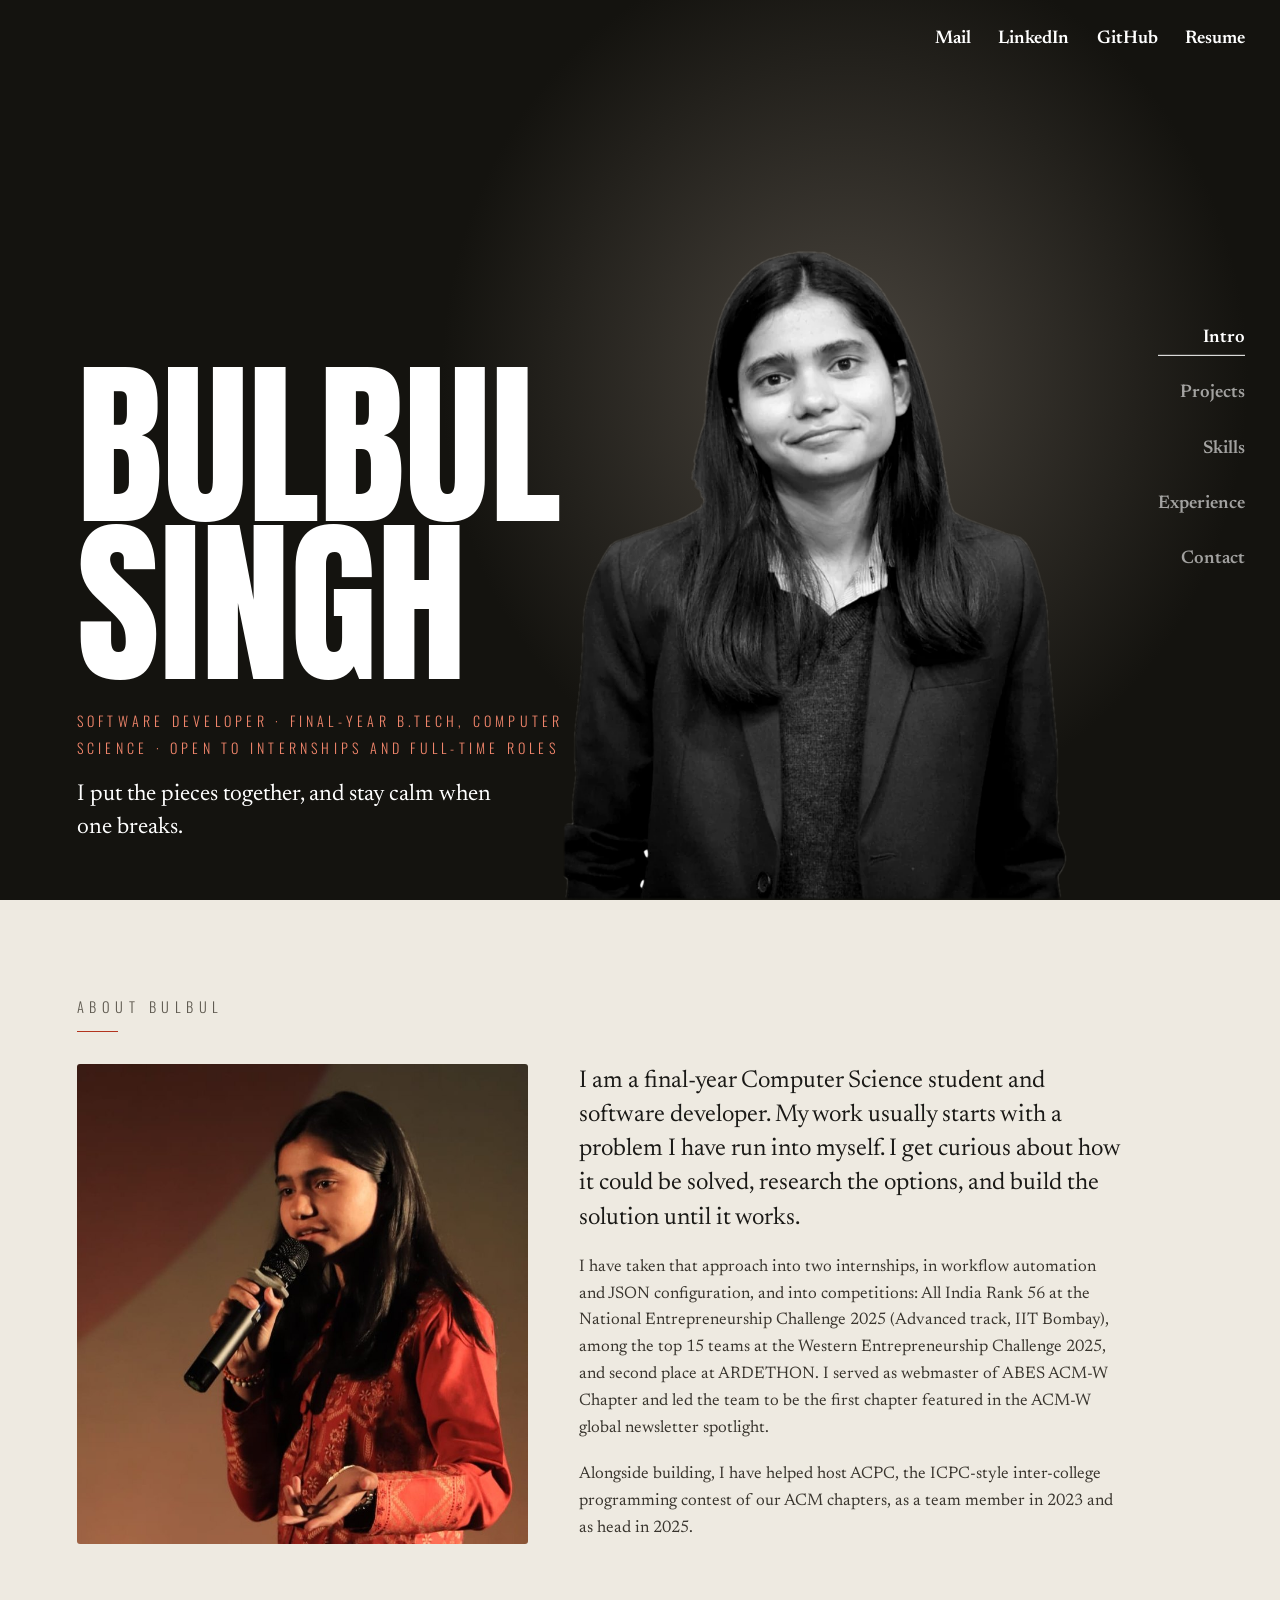
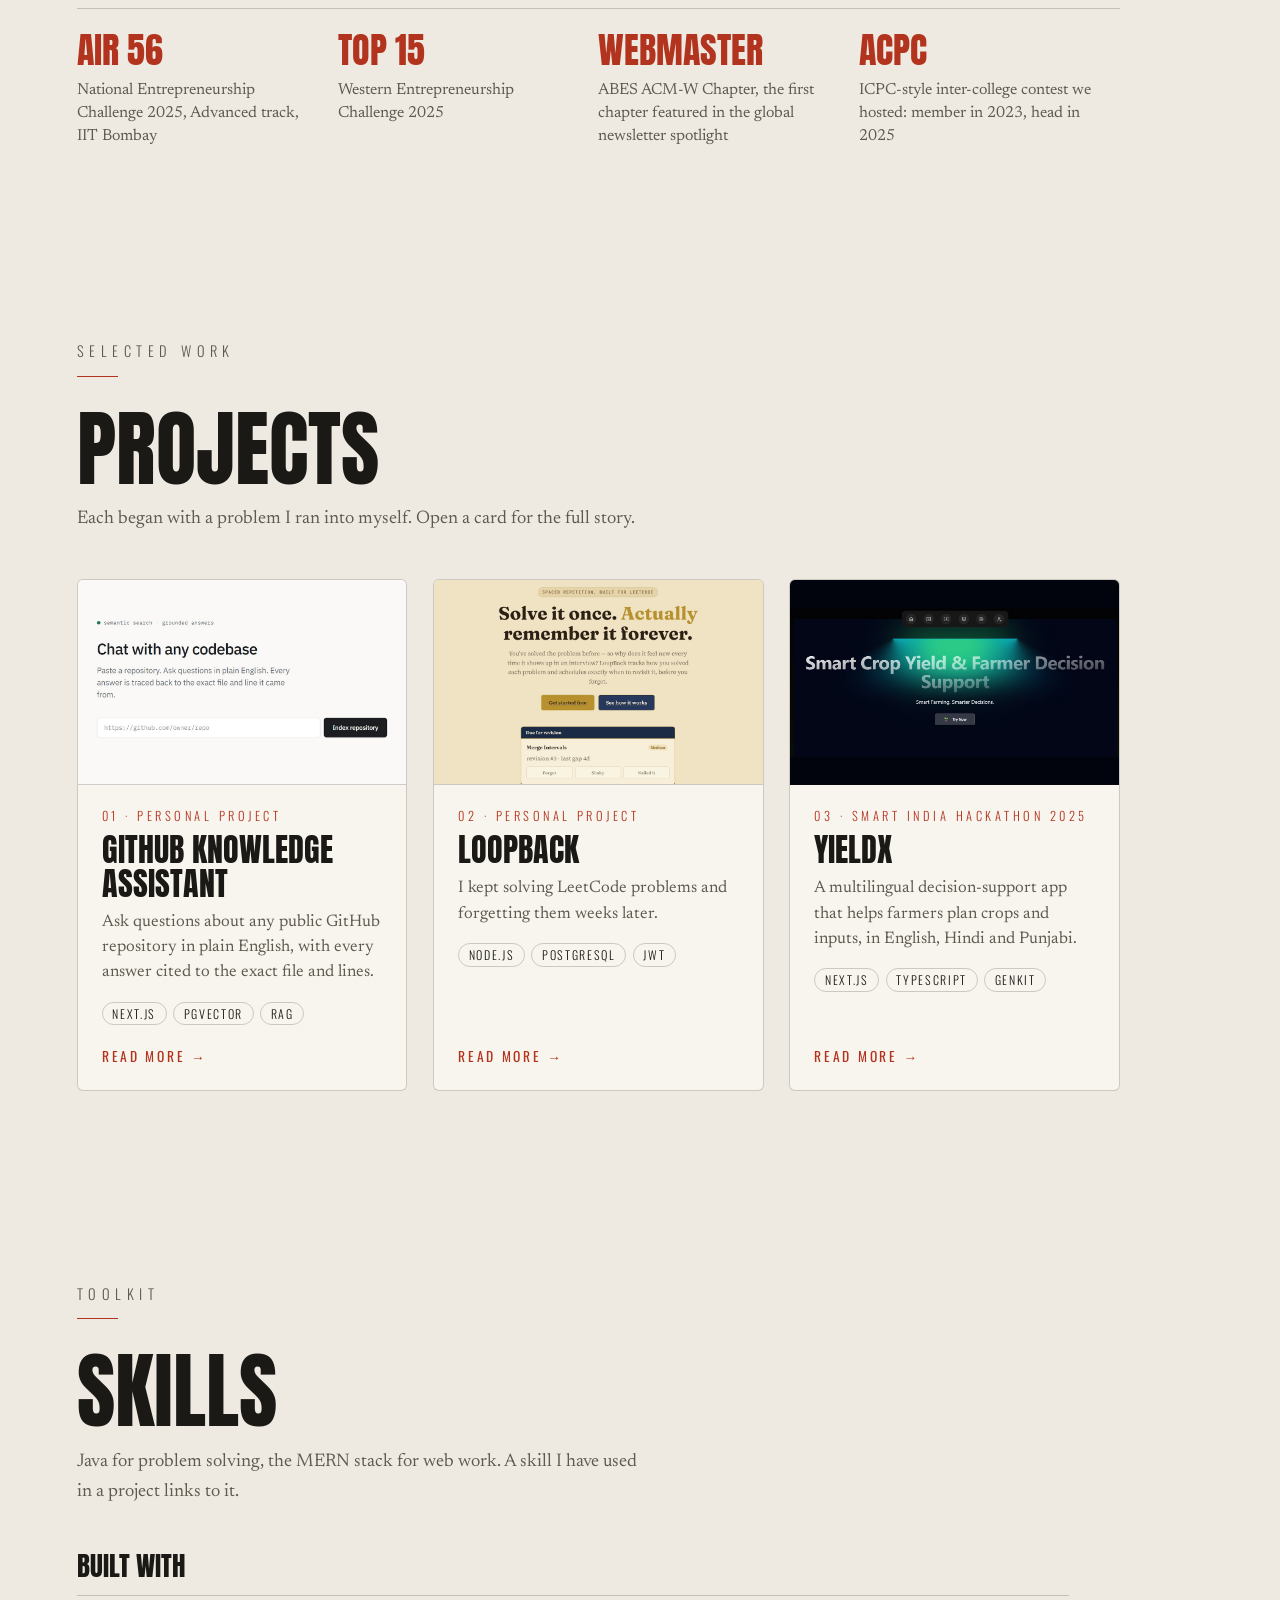
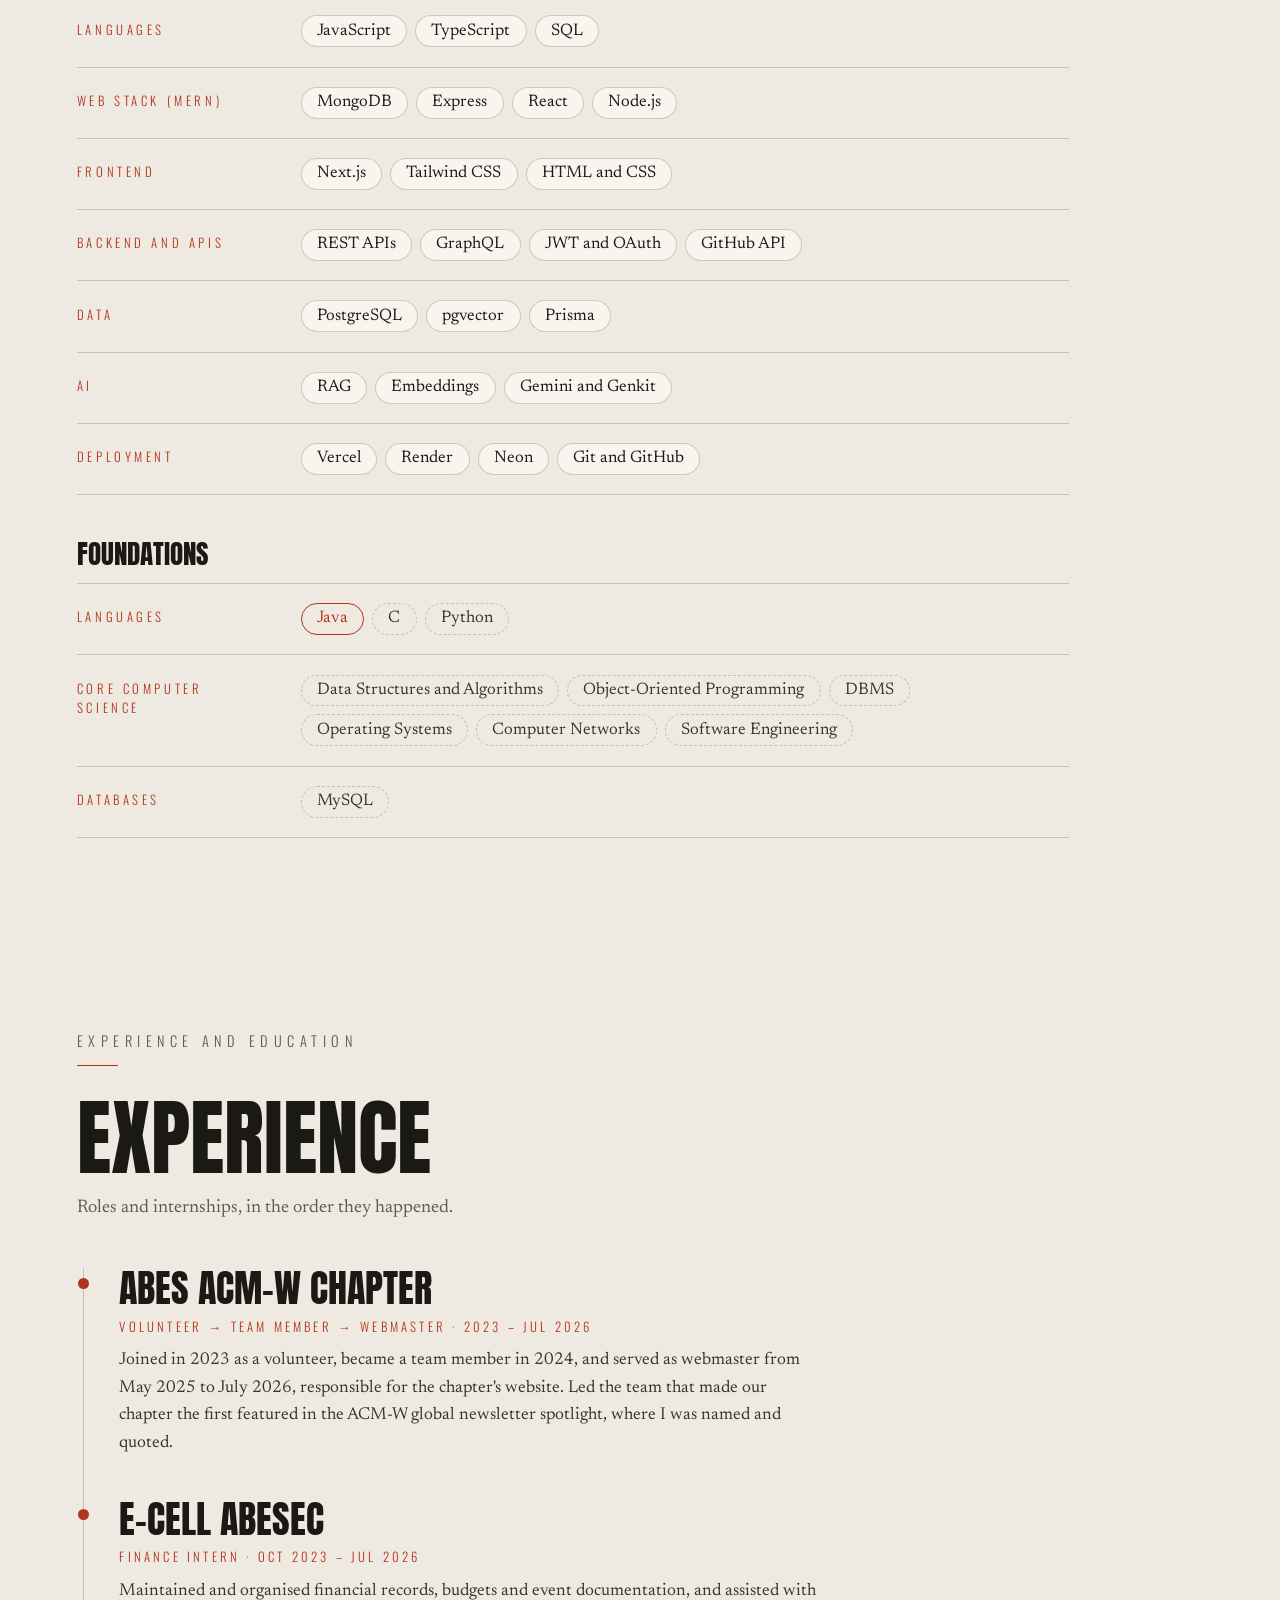
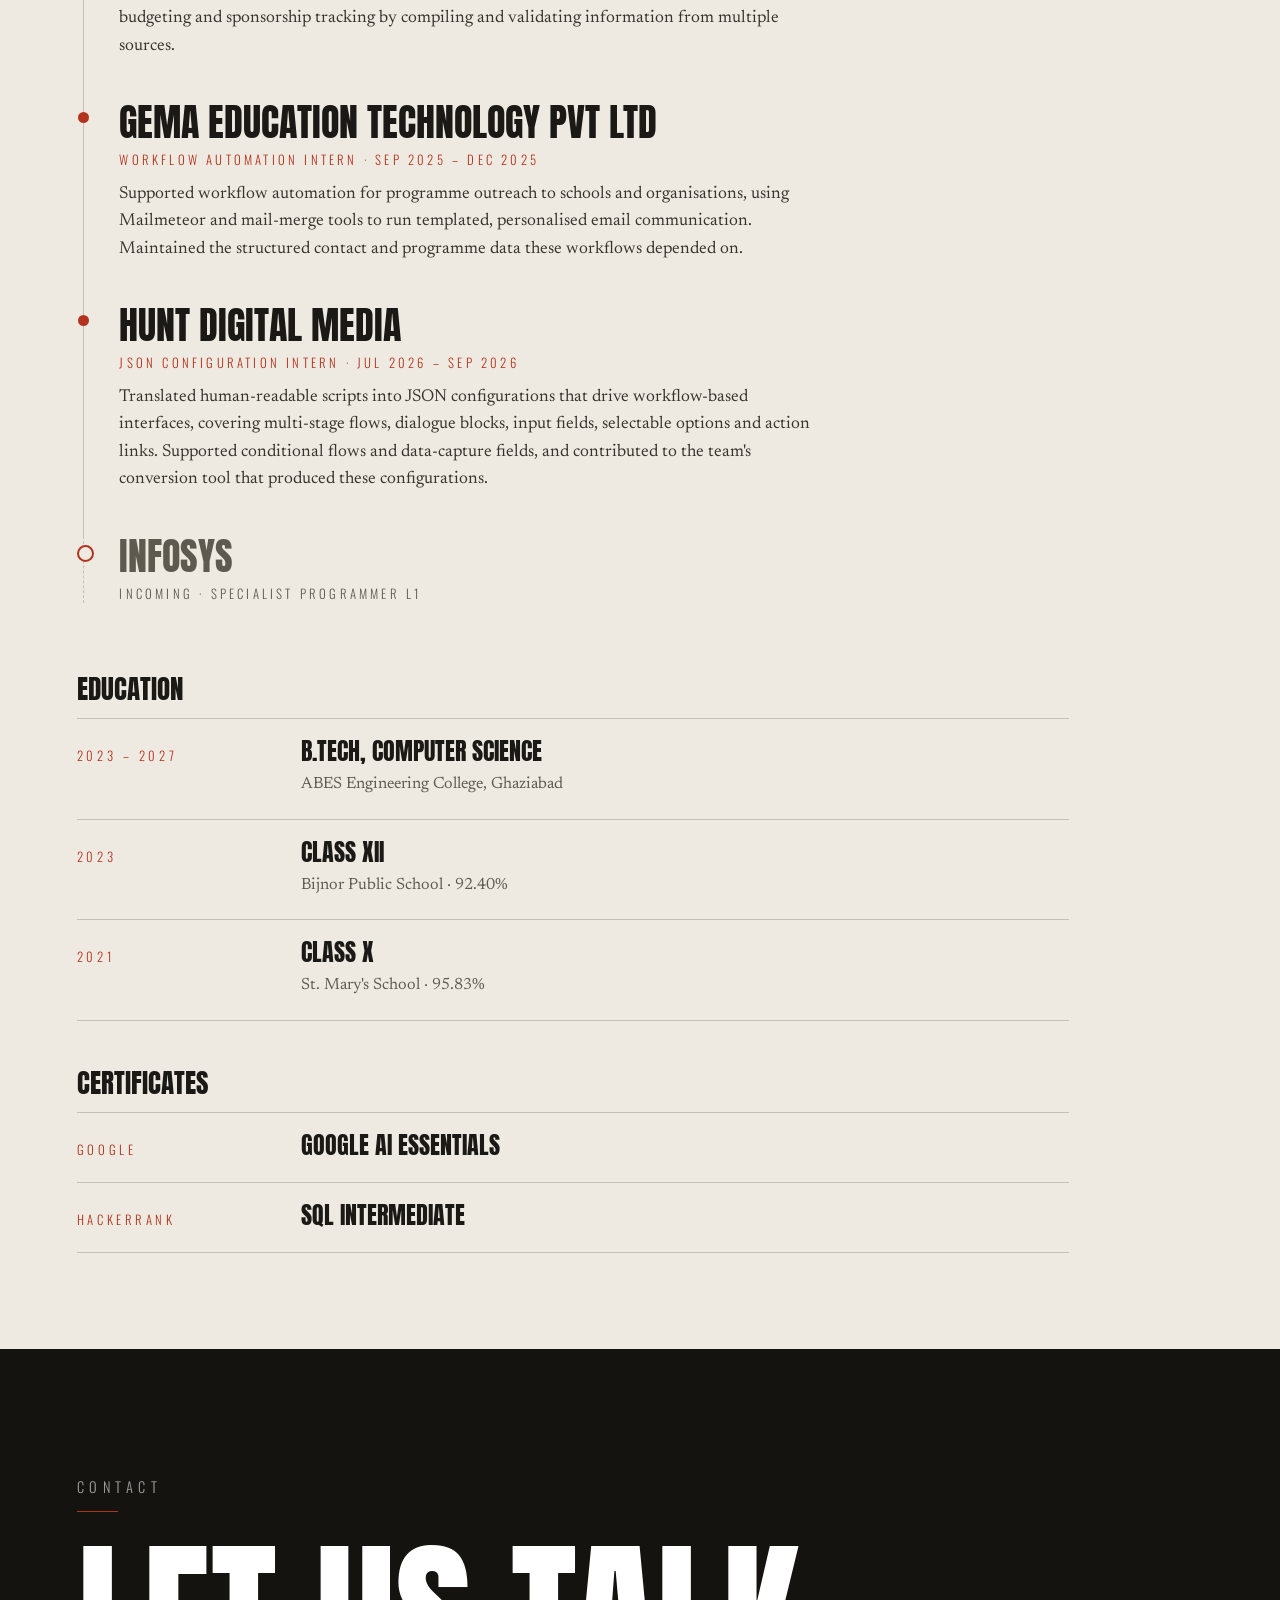
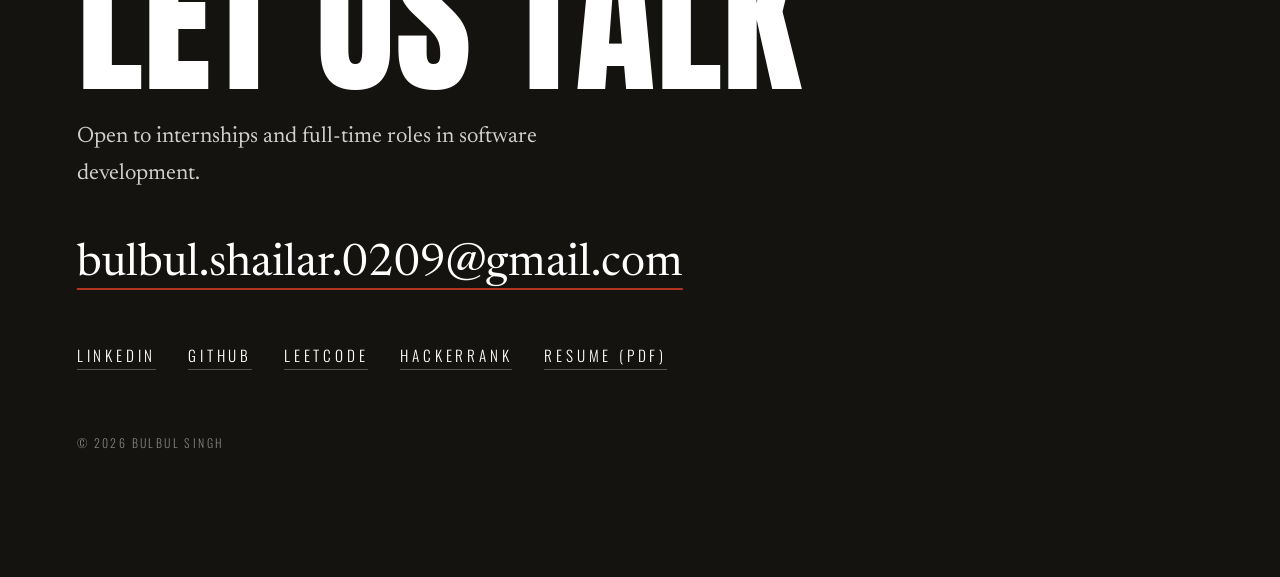
<file: index.html>
<!doctype html><html lang="en"><head><meta charset="utf-8"><meta name="viewport" content="width=device-width, initial-scale=1, viewport-fit=cover"><title>Bulbul Singh · Software developer</title>
<meta name="description" content="Final-year Computer Science student and software developer. RAG, full-stack web and AI projects, internships and competition results. Open to internships and full-time roles."><link rel="canonical" href="https://bulbulsingh.vercel.app/"><meta name="theme-color" content="#14130F"><link rel="icon" href="/favicon.svg" type="image/svg+xml">
<meta property="og:type" content="website"><meta property="og:title" content="Bulbul Singh · Software developer"><meta property="og:description" content="Final-year Computer Science student and software developer. RAG, full-stack web and AI projects, internships and competition results. Open to internships and full-time roles."><meta property="og:url" content="https://bulbulsingh.vercel.app/"><meta property="og:image" content="https://bulbulsingh.vercel.app/og-image.png"><meta name="twitter:card" content="summary_large_image">
<link rel="preconnect" href="https://fonts.googleapis.com"><link rel="preconnect" href="https://fonts.gstatic.com" crossorigin><link href="https://fonts.googleapis.com/css2?family=Anton&family=Oswald:wght@300;400&family=Newsreader:ital,opsz,wght@0,6..72,400;0,6..72,600;1,6..72,400&display=swap" rel="stylesheet"><link rel="stylesheet" href="/styles.css"><script type="application/ld+json">{"@context": "https://schema.org", "@type": "Person", "name": "Bulbul Singh", "jobTitle": "Software developer", "url": "https://bulbulsingh.vercel.app/", "sameAs": ["https://www.linkedin.com/in/bulbulsingh0209/", "https://github.com/bulbul-18", "https://leetcode.com/u/CSB2300320120082/"]}</script></head>
<body><div class="top"><a href="mailto:bulbul.shailar.0209@gmail.com">Mail</a><a href="https://www.linkedin.com/in/bulbulsingh0209/" target="_blank" rel="noopener">LinkedIn</a><a href="https://github.com/bulbul-18" target="_blank" rel="noopener">GitHub</a><a href="/Bulbul_Singh_Resume.pdf" target="_blank" rel="noopener">Resume</a></div><nav class="side" aria-label="Sections"><a href="/#intro">Intro</a><a href="/#projects">Projects</a><a href="/#skills">Skills</a><a href="/#record">Experience</a><a href="/#contact">Contact</a></nav><main><section class="hero" id="intro"><img src="/assets/portrait.webp" alt="Portrait of Bulbul Singh"><h1>Bulbul<br>Singh</h1><p class="role">Software developer · Final-year B.Tech, Computer Science · Open to internships and full-time roles</p><p class="tag">I put the pieces together, and stay calm when one breaks.</p></section><section class="s" id="about"><div class="w"><p class="lab">About Bulbul</p><div class="about"><figure><img src="/assets/about.jpg" alt="Bulbul Singh speaking at an event"></figure>
<div class="t"><p>I am a final-year Computer Science student and software developer. My work usually starts with a problem I have run into myself. I get curious about how it could be solved, research the options, and build the solution until it works.</p><p>I have taken that approach into two internships, in workflow automation and JSON configuration, and into competitions: All India Rank 56 at the National Entrepreneurship Challenge 2025 (Advanced track, IIT Bombay), among the top 15 teams at the Western Entrepreneurship Challenge 2025, and second place at ARDETHON. I served as webmaster of ABES ACM-W Chapter and led the team to be the first chapter featured in the ACM-W global newsletter spotlight.</p><p>Alongside building, I have helped host ACPC, the ICPC-style inter-college programming contest of our ACM chapters, as a team member in 2023 and as head in 2025.</p></div></div>
<div class="facts"><div><b>AIR 56</b><span>National Entrepreneurship Challenge 2025, Advanced track, IIT Bombay</span></div><div><b>Top 15</b><span>Western Entrepreneurship Challenge 2025</span></div><div><b>Webmaster</b><span>ABES ACM-W Chapter, the first chapter featured in the global newsletter spotlight</span></div><div><b>ACPC</b><span>ICPC-style inter-college contest we hosted: member in 2023, head in 2025</span></div></div></div></section><section class="s" id="projects"><div class="w"><p class="lab">Selected work</p><h2 class="h2">Projects</h2><p class="sub">Each began with a problem I ran into myself. Open a card for the full story.</p>
<div class="cards"><a class="card" href="/projects/github-knowledge-assistant/"><div class="thumb" style="--img:var(--shot3);background-size:contain;background-position:center;background-color:#faf9f7" role="img" aria-label="GitHub Knowledge Assistant home screen"></div><div class="cb"><small>01 · Personal project</small><h3>GitHub Knowledge Assistant</h3><p>Ask questions about any public GitHub repository in plain English, with every answer cited to the exact file and lines.</p><div class="chips"><span>Next.js</span><span>pgvector</span><span>RAG</span></div><span class="more">Read more →</span></div></a><a class="card" href="/projects/loopback/"><div class="thumb" role="img" aria-label="LoopBack landing page"></div><div class="cb"><small>02 · Personal project</small><h3>LoopBack</h3><p>I kept solving LeetCode problems and forgetting them weeks later.</p><div class="chips"><span>Node.js</span><span>PostgreSQL</span><span>JWT</span></div><span class="more">Read more →</span></div></a><a class="card" href="/projects/yieldx/"><div class="thumb" style="--img:var(--shot2);background-size:contain;background-position:center;background-color:#02040d" role="img" aria-label="YieldX landing page"></div><div class="cb"><small>03 · Smart India Hackathon 2025</small><h3>YieldX</h3><p>A multilingual decision-support app that helps farmers plan crops and inputs, in English, Hindi and Punjabi.</p><div class="chips"><span>Next.js</span><span>TypeScript</span><span>Genkit</span></div><span class="more">Read more →</span></div></a></div></div></section><section class="s" id="skills"><div class="w"><p class="lab">Toolkit</p><h2 class="h2">Skills</h2><p class="sub">Java for problem solving, the MERN stack for web work. A skill I have used in a project links to it.</p>
<h3 class="sk-h">Built with</h3><dl class="sk-rows"><div class="sk-row"><dt>Languages</dt><dd><a href="/projects/loopback/" title="Used in LoopBack">JavaScript</a><a href="/projects/github-knowledge-assistant/" title="Used in GitHub Knowledge Assistant">TypeScript</a><a href="/projects/loopback/" title="Used in LoopBack">SQL</a></dd></div><div class="sk-row"><dt>Web stack (MERN)</dt><dd><a href="/projects/yieldx/" title="Used in YieldX">MongoDB</a><a href="/projects/loopback/" title="Used in LoopBack">Express</a><a href="/projects/github-knowledge-assistant/" title="Used in GitHub Knowledge Assistant">React</a><a href="/projects/loopback/" title="Used in LoopBack">Node.js</a></dd></div><div class="sk-row"><dt>Frontend</dt><dd><a href="/projects/github-knowledge-assistant/" title="Used in GitHub Knowledge Assistant">Next.js</a><a href="/projects/yieldx/" title="Used in YieldX">Tailwind CSS</a><a href="/projects/loopback/" title="Used in LoopBack">HTML and CSS</a></dd></div><div class="sk-row"><dt>Backend and APIs</dt><dd><a href="/projects/loopback/" title="Used in LoopBack">REST APIs</a><a href="/projects/loopback/" title="Used in LoopBack">GraphQL</a><a href="/projects/loopback/" title="Used in LoopBack">JWT and OAuth</a><a href="/projects/github-knowledge-assistant/" title="Used in GitHub Knowledge Assistant">GitHub API</a></dd></div><div class="sk-row"><dt>Data</dt><dd><a href="/projects/loopback/" title="Used in LoopBack">PostgreSQL</a><a href="/projects/github-knowledge-assistant/" title="Used in GitHub Knowledge Assistant">pgvector</a><a href="/projects/github-knowledge-assistant/" title="Used in GitHub Knowledge Assistant">Prisma</a></dd></div><div class="sk-row"><dt>AI</dt><dd><a href="/projects/github-knowledge-assistant/" title="Used in GitHub Knowledge Assistant">RAG</a><a href="/projects/github-knowledge-assistant/" title="Used in GitHub Knowledge Assistant">Embeddings</a><a href="/projects/yieldx/" title="Used in YieldX">Gemini and Genkit</a></dd></div><div class="sk-row"><dt>Deployment</dt><dd><a href="/projects/github-knowledge-assistant/" title="Used in GitHub Knowledge Assistant">Vercel</a><a href="/projects/loopback/" title="Used in LoopBack">Render</a><a href="/projects/loopback/" title="Used in LoopBack">Neon</a><span>Git and GitHub</span></dd></div></dl>
<h3 class="sk-h">Foundations</h3><dl class="sk-rows fnd"><div class="sk-row"><dt>Languages</dt><dd><span class="pri" title="Where I practise problem solving">Java</span><span>C</span><span>Python</span></dd></div><div class="sk-row"><dt>Core computer science</dt><dd><span>Data Structures and Algorithms</span><span>Object-Oriented Programming</span><span>DBMS</span><span>Operating Systems</span><span>Computer Networks</span><span>Software Engineering</span></dd></div><div class="sk-row"><dt>Databases</dt><dd><span>MySQL</span></dd></div></dl></div></section><section class="s" id="record"><div class="w"><p class="lab">Experience and education</p><h2 class="h2">Experience</h2><p class="sub">Roles and internships, in the order they happened.</p>
<ol class="exp"><li><h3>ABES ACM-W Chapter</h3><p class="rl">Volunteer → Team Member → Webmaster · 2023 – Jul 2026</p><p>Joined in 2023 as a volunteer, became a team member in 2024, and served as webmaster from May 2025 to July 2026, responsible for the chapter's website. Led the team that made our chapter the first featured in the ACM-W global newsletter spotlight, where I was named and quoted.</p></li>
<li><h3>E-Cell ABESEC</h3><p class="rl">Finance Intern · Oct 2023 – Jul 2026</p><p>Maintained and organised financial records, budgets and event documentation, and assisted with budgeting and sponsorship tracking by compiling and validating information from multiple sources.</p></li>
<li><h3>GEMA Education Technology Pvt Ltd</h3><p class="rl">Workflow Automation Intern · Sep 2025 – Dec 2025</p><p>Supported workflow automation for programme outreach to schools and organisations, using Mailmeteor and mail-merge tools to run templated, personalised email communication. Maintained the structured contact and programme data these workflows depended on.</p></li>
<li><h3>Hunt Digital Media</h3><p class="rl">JSON Configuration Intern · Jul 2026 – Sep 2026</p><p>Translated human-readable scripts into JSON configurations that drive workflow-based interfaces, covering multi-stage flows, dialogue blocks, input fields, selectable options and action links. Supported conditional flows and data-capture fields, and contributed to the team's conversion tool that produced these configurations.</p></li>
<li class="next"><h3>Infosys</h3><p class="rl">Incoming · Specialist Programmer L1</p></li></ol><h3 class="sk-h" style="margin-top:4.5rem">Education</h3><dl class="edu"><div class="er"><dt>2023 – 2027</dt><dd><b>B.Tech, Computer Science</b><span>ABES Engineering College, Ghaziabad</span></dd></div><div class="er"><dt>2023</dt><dd><b>Class XII</b><span>Bijnor Public School · 92.40%</span></dd></div><div class="er"><dt>2021</dt><dd><b>Class X</b><span>St. Mary's School · 95.83%</span></dd></div></dl>
<h3 class="sk-h" style="margin-top:3rem">Certificates</h3><dl class="edu"><div class="er"><dt>Google</dt><dd><b>Google AI Essentials</b></dd></div><div class="er"><dt>HackerRank</dt><dd><b>SQL Intermediate</b></dd></div></dl></div></section><section class="s ct" id="contact"><div class="w"><p class="lab">Contact</p><h2>Let us talk</h2><p class="cl">Open to internships and full-time roles in software development.</p><a class="mail" href="mailto:bulbul.shailar.0209@gmail.com">bulbul.shailar.0209@gmail.com</a>
<div class="ln"><a href="https://www.linkedin.com/in/bulbulsingh0209/" target="_blank" rel="noopener">LinkedIn</a><a href="https://github.com/bulbul-18" target="_blank" rel="noopener">GitHub</a><a href="https://leetcode.com/u/CSB2300320120082/" target="_blank" rel="noopener">LeetCode</a><a href="https://www.hackerrank.com/profile/CSB2300320120082" target="_blank" rel="noopener">HackerRank</a><a href="/Bulbul_Singh_Resume.pdf" target="_blank" rel="noopener">Resume (PDF)</a></div><small>© 2026 Bulbul Singh</small></div></section></main><script src="/app.js" defer></script></body></html>
</file>
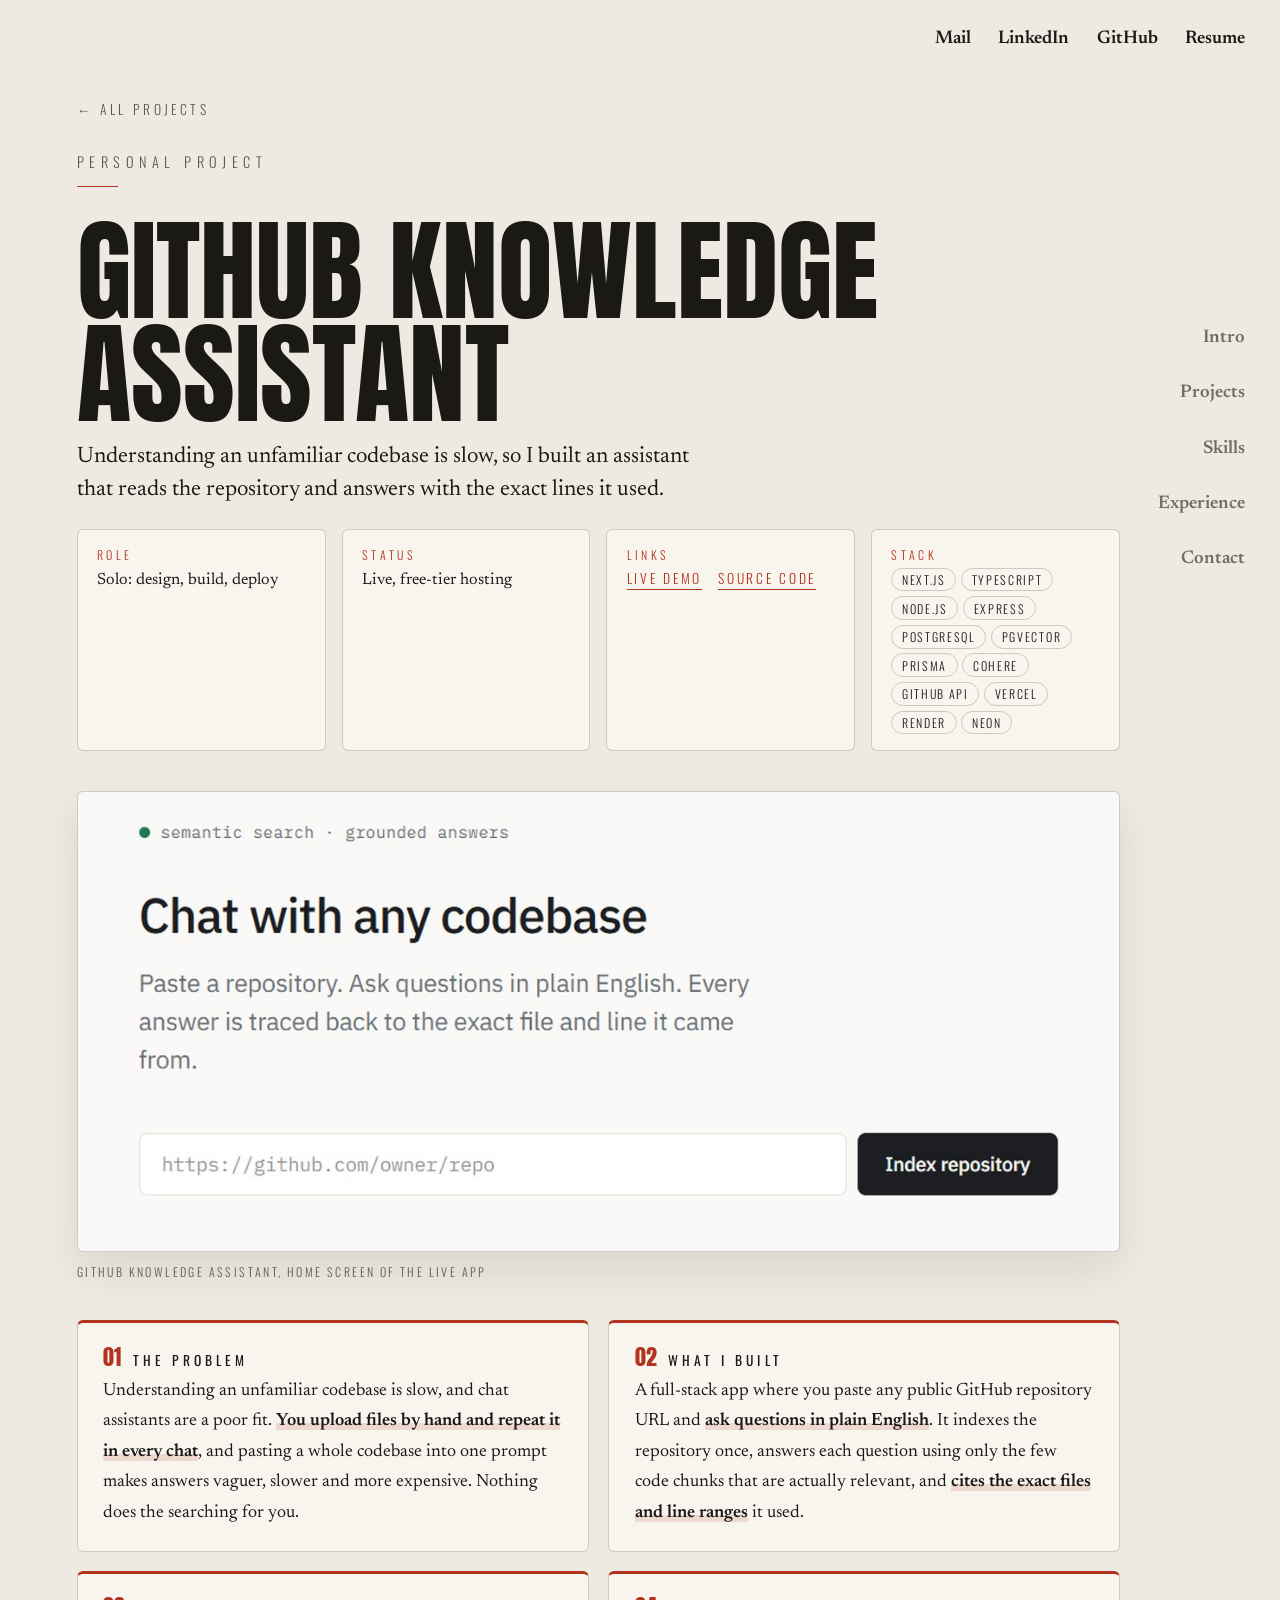
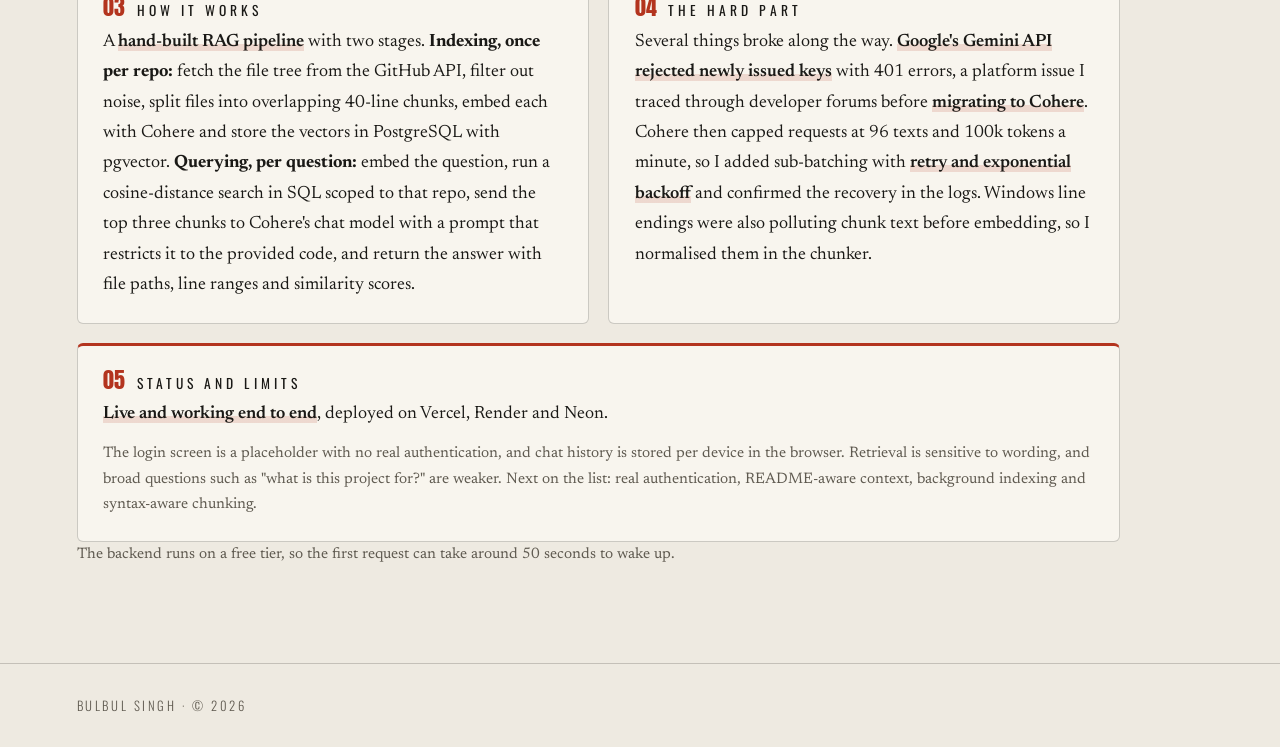
<file: projects/github-knowledge-assistant/index.html>
<!doctype html><html lang="en"><head><meta charset="utf-8"><meta name="viewport" content="width=device-width, initial-scale=1, viewport-fit=cover"><title>GitHub Knowledge Assistant · Bulbul Singh</title>
<meta name="description" content="A RAG app that answers questions about any public GitHub repository and cites the exact files and lines, built with Next.js, pgvector and Cohere."><link rel="canonical" href="https://bulbulsingh.vercel.app/projects/github-knowledge-assistant/"><meta name="theme-color" content="#14130F"><link rel="icon" href="/favicon.svg" type="image/svg+xml">
<meta property="og:type" content="website"><meta property="og:title" content="GitHub Knowledge Assistant · Bulbul Singh"><meta property="og:description" content="A RAG app that answers questions about any public GitHub repository and cites the exact files and lines, built with Next.js, pgvector and Cohere."><meta property="og:url" content="https://bulbulsingh.vercel.app/projects/github-knowledge-assistant/"><meta property="og:image" content="https://bulbulsingh.vercel.app/og-image.png"><meta name="twitter:card" content="summary_large_image">
<link rel="preconnect" href="https://fonts.googleapis.com"><link rel="preconnect" href="https://fonts.gstatic.com" crossorigin><link href="https://fonts.googleapis.com/css2?family=Anton&family=Oswald:wght@300;400&family=Newsreader:ital,opsz,wght@0,6..72,400;0,6..72,600;1,6..72,400&display=swap" rel="stylesheet"><link rel="stylesheet" href="/styles.css"></head>
<body><div class="top"><a href="mailto:bulbul.shailar.0209@gmail.com">Mail</a><a href="https://www.linkedin.com/in/bulbulsingh0209/" target="_blank" rel="noopener">LinkedIn</a><a href="https://github.com/bulbul-18" target="_blank" rel="noopener">GitHub</a><a href="/Bulbul_Singh_Resume.pdf" target="_blank" rel="noopener">Resume</a></div><nav class="side" aria-label="Sections"><a href="/#intro">Intro</a><a href="/#projects">Projects</a><a href="/#skills">Skills</a><a href="/#record">Experience</a><a href="/#contact">Contact</a></nav><main><section class="s detail" id="detail-knowledge" data-v="c"><div class="w"><a class="crumb" href="/#projects">← All projects</a><p class="lab">Personal project</p><h1 class="dh1">GitHub Knowledge Assistant</h1><p class="lead">Understanding an unfamiliar codebase is slow, so I built an assistant that reads the repository and answers with the exact lines it used.</p>
<div class="dlayout"><aside class="meta"><dl><div><dt>Role</dt><dd>Solo: design, build, deploy</dd></div><div><dt>Status</dt><dd>Live, free-tier hosting</dd></div><div><dt>Links</dt><dd class=links><a href="https://github-knowledge-assistant-two.vercel.app" target="_blank" rel="noopener">Live demo</a><a href="https://github.com/bulbul-18/github-knowledge-assistant" target="_blank" rel="noopener">Source code</a></dd></div><div><dt>Stack</dt><dd class=chips><span>Next.js</span><span>TypeScript</span><span>Node.js</span><span>Express</span><span>PostgreSQL</span><span>pgvector</span><span>Prisma</span><span>Cohere</span><span>GitHub API</span><span>Vercel</span><span>Render</span><span>Neon</span></dd></div></dl></aside><div class="dmain"><div class="shot" style="--img:var(--shot3);aspect-ratio:1200/530;background-size:contain;background-color:#faf9f7" role="img" aria-label="GitHub Knowledge Assistant home screen"></div><p class="cap">GitHub Knowledge Assistant, home screen of the live app</p><ol class="secs"><li><span class="lbl"><span class="num">01</span><h4>The problem</h4></span><div><p>Understanding an unfamiliar codebase is slow, and chat assistants are a poor fit. <b class="hl">You upload files by hand and repeat it in every chat</b>, and pasting a whole codebase into one prompt makes answers vaguer, slower and more expensive. Nothing does the searching for you.</p></div></li><li><span class="lbl"><span class="num">02</span><h4>What I built</h4></span><div><p>A full-stack app where you paste any public GitHub repository URL and <b class="hl">ask questions in plain English</b>. It indexes the repository once, answers each question using only the few code chunks that are actually relevant, and <b class="hl">cites the exact files and line ranges</b> it used.</p></div></li><li><span class="lbl"><span class="num">03</span><h4>How it works</h4></span><div><p>A <b class="hl">hand-built RAG pipeline</b> with two stages. <b>Indexing, once per repo:</b> fetch the file tree from the GitHub API, filter out noise, split files into overlapping 40-line chunks, embed each with Cohere and store the vectors in PostgreSQL with pgvector. <b>Querying, per question:</b> embed the question, run a cosine-distance search in SQL scoped to that repo, send the top three chunks to Cohere's chat model with a prompt that restricts it to the provided code, and return the answer with file paths, line ranges and similarity scores.</p></div></li><li><span class="lbl"><span class="num">04</span><h4>The hard part</h4></span><div><p>Several things broke along the way. <b class="hl">Google's Gemini API rejected newly issued keys</b> with 401 errors, a platform issue I traced through developer forums before <b class="hl">migrating to Cohere</b>. Cohere then capped requests at 96 texts and 100k tokens a minute, so I added sub-batching with <b class="hl">retry and exponential backoff</b> and confirmed the recovery in the logs. Windows line endings were also polluting chunk text before embedding, so I normalised them in the chunker.</p></div></li><li><span class="lbl"><span class="num">05</span><h4>Status and limits</h4></span><div><p><b class="hl">Live and working end to end</b>, deployed on Vercel, Render and Neon.</p><p class="m">The login screen is a placeholder with no real authentication, and chat history is stored per device in the browser. Retrieval is sensitive to wording, and broad questions such as "what is this project for?" are weaker. Next on the list: real authentication, README-aware context, background indexing and syntax-aware chunking.</p></div></li></ol><p class="note">The backend runs on a free tier, so the first request can take around 50 seconds to wake up.</p></div></div></div></section></main><footer class="pf"><a href="/">Bulbul Singh</a> · © 2026</footer><script src="/app.js" defer></script></body></html>
</file>
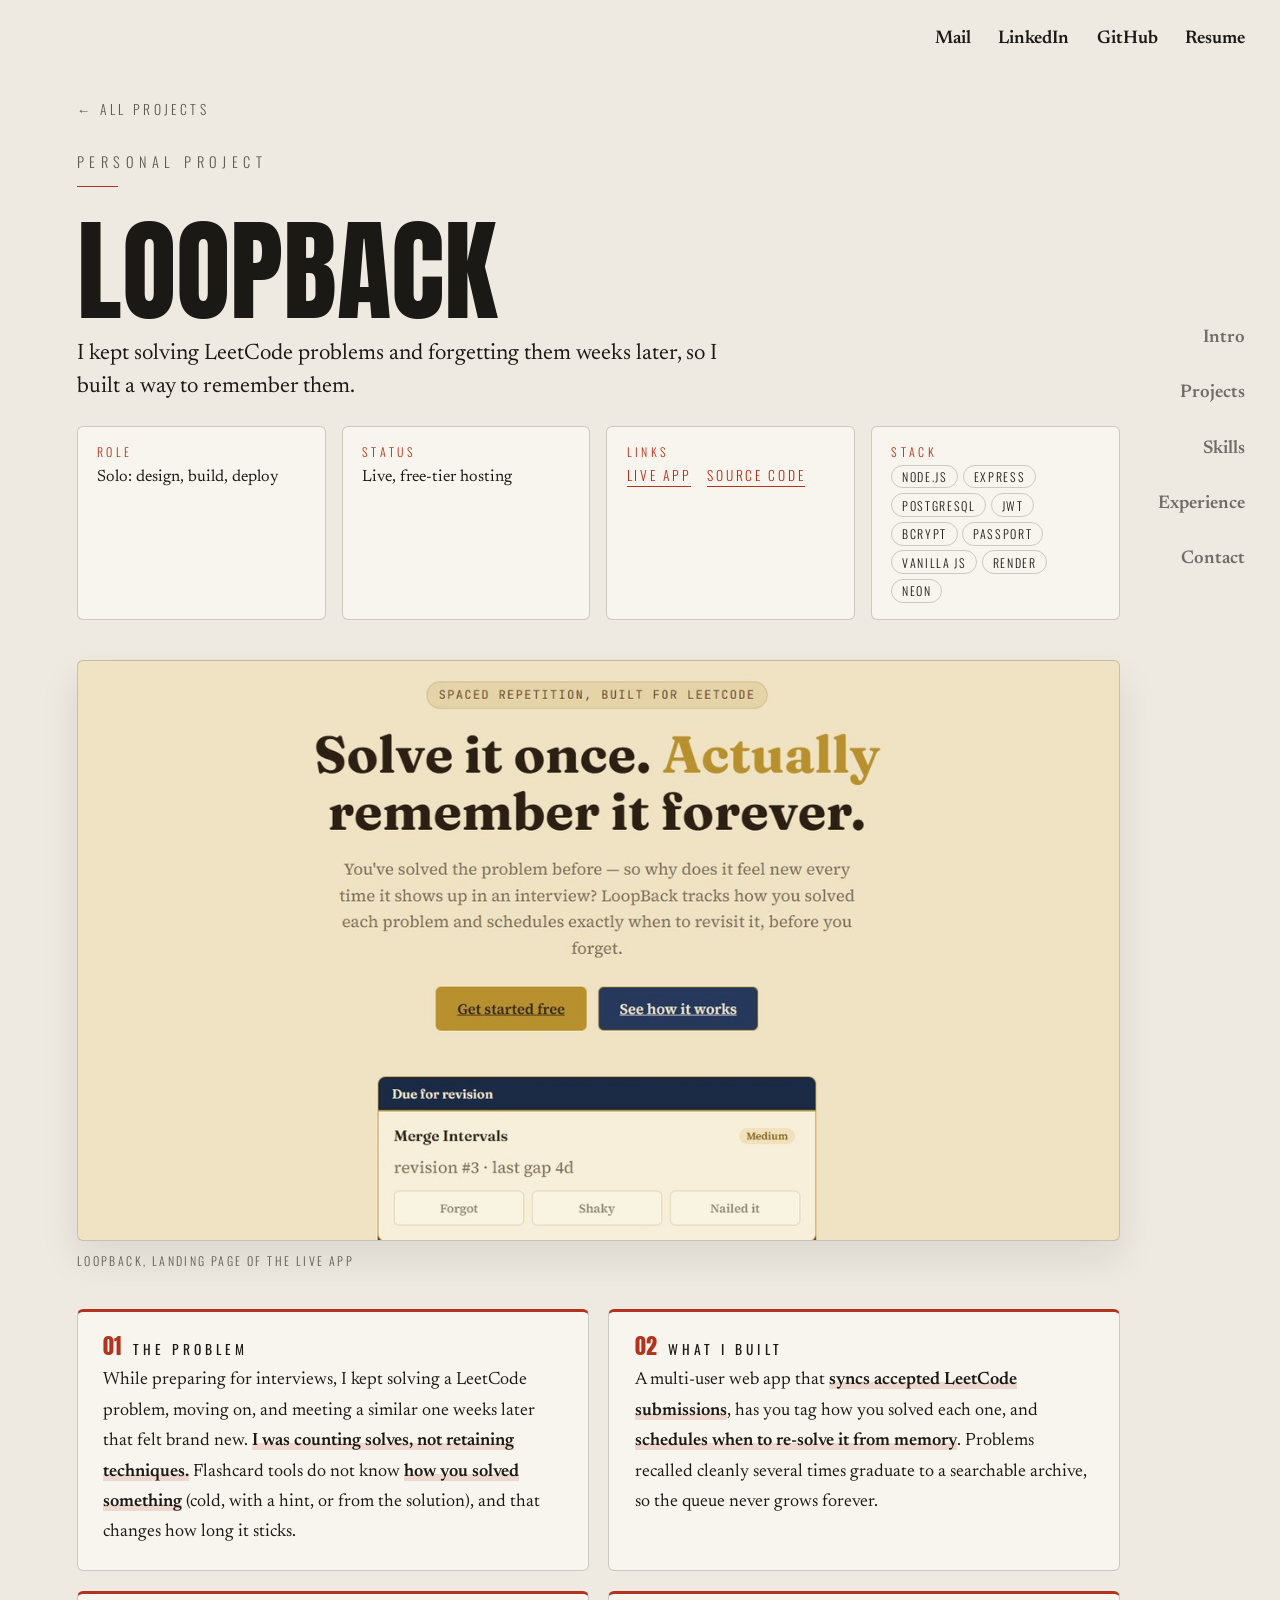
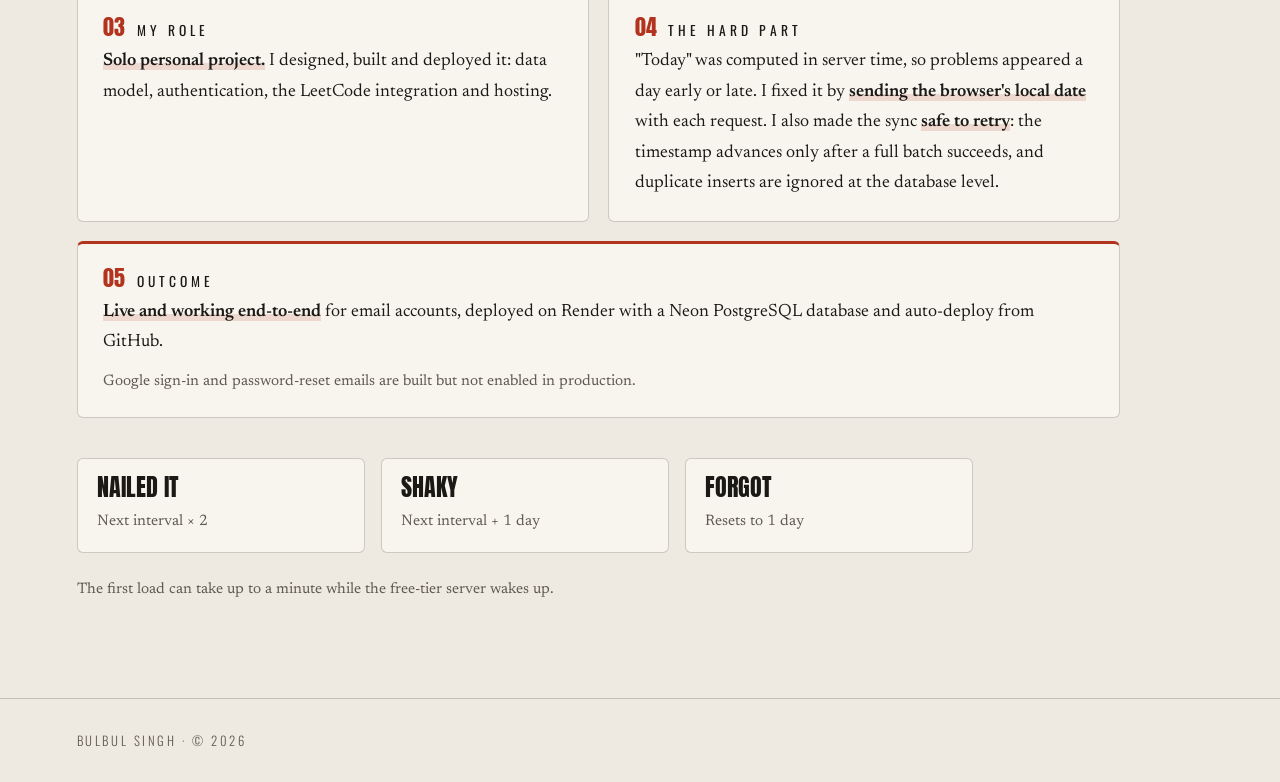
<file: projects/loopback/index.html>
<!doctype html><html lang="en"><head><meta charset="utf-8"><meta name="viewport" content="width=device-width, initial-scale=1, viewport-fit=cover"><title>LoopBack · Bulbul Singh</title>
<meta name="description" content="LoopBack is a full-stack spaced-repetition tracker for LeetCode, built solo with Node.js, Express and PostgreSQL."><link rel="canonical" href="https://bulbulsingh.vercel.app/projects/loopback/"><meta name="theme-color" content="#14130F"><link rel="icon" href="/favicon.svg" type="image/svg+xml">
<meta property="og:type" content="website"><meta property="og:title" content="LoopBack · Bulbul Singh"><meta property="og:description" content="LoopBack is a full-stack spaced-repetition tracker for LeetCode, built solo with Node.js, Express and PostgreSQL."><meta property="og:url" content="https://bulbulsingh.vercel.app/projects/loopback/"><meta property="og:image" content="https://bulbulsingh.vercel.app/og-image.png"><meta name="twitter:card" content="summary_large_image">
<link rel="preconnect" href="https://fonts.googleapis.com"><link rel="preconnect" href="https://fonts.gstatic.com" crossorigin><link href="https://fonts.googleapis.com/css2?family=Anton&family=Oswald:wght@300;400&family=Newsreader:ital,opsz,wght@0,6..72,400;0,6..72,600;1,6..72,400&display=swap" rel="stylesheet"><link rel="stylesheet" href="/styles.css"></head>
<body><div class="top"><a href="mailto:bulbul.shailar.0209@gmail.com">Mail</a><a href="https://www.linkedin.com/in/bulbulsingh0209/" target="_blank" rel="noopener">LinkedIn</a><a href="https://github.com/bulbul-18" target="_blank" rel="noopener">GitHub</a><a href="/Bulbul_Singh_Resume.pdf" target="_blank" rel="noopener">Resume</a></div><nav class="side" aria-label="Sections"><a href="/#intro">Intro</a><a href="/#projects">Projects</a><a href="/#skills">Skills</a><a href="/#record">Experience</a><a href="/#contact">Contact</a></nav><main><section class="s detail" id="detail-loopback" data-v="c"><div class="w"><a class="crumb" href="/#projects">← All projects</a><p class="lab">Personal project</p><h1 class="dh1">LoopBack</h1><p class="lead">I kept solving LeetCode problems and forgetting them weeks later, so I built a way to remember them.</p>
<div class="dlayout"><aside class="meta"><dl><div><dt>Role</dt><dd>Solo: design, build, deploy</dd></div><div><dt>Status</dt><dd>Live, free-tier hosting</dd></div><div><dt>Links</dt><dd class=links><a href="https://loopback-lck3.onrender.com" target="_blank" rel="noopener">Live app</a><a href="https://github.com/bulbul-18/Loopback" target="_blank" rel="noopener">Source code</a></dd></div><div><dt>Stack</dt><dd class=chips><span>Node.js</span><span>Express</span><span>PostgreSQL</span><span>JWT</span><span>bcrypt</span><span>Passport</span><span>Vanilla JS</span><span>Render</span><span>Neon</span></dd></div></dl></aside><div class="dmain"><div class="shot" style="--img:var(--shot);aspect-ratio:1200/669" role="img" aria-label="LoopBack landing page"></div><p class="cap">LoopBack, landing page of the live app</p><ol class="secs"><li><span class="lbl"><span class="num">01</span><h4>The problem</h4></span><div><p>While preparing for interviews, I kept solving a LeetCode problem, moving on, and meeting a similar one weeks later that felt brand new. <b class="hl">I was counting solves, not retaining techniques.</b> Flashcard tools do not know <b class="hl">how you solved something</b> (cold, with a hint, or from the solution), and that changes how long it sticks.</p></div></li><li><span class="lbl"><span class="num">02</span><h4>What I built</h4></span><div><p>A multi-user web app that <b class="hl">syncs accepted LeetCode submissions</b>, has you tag how you solved each one, and <b class="hl">schedules when to re-solve it from memory</b>. Problems recalled cleanly several times graduate to a searchable archive, so the queue never grows forever.</p></div></li><li><span class="lbl"><span class="num">03</span><h4>My role</h4></span><div><p><b class="hl">Solo personal project.</b> I designed, built and deployed it: data model, authentication, the LeetCode integration and hosting.</p></div></li><li><span class="lbl"><span class="num">04</span><h4>The hard part</h4></span><div><p>"Today" was computed in server time, so problems appeared a day early or late. I fixed it by <b class="hl">sending the browser's local date</b> with each request. I also made the sync <b class="hl">safe to retry</b>: the timestamp advances only after a full batch succeeds, and duplicate inserts are ignored at the database level.</p></div></li><li><span class="lbl"><span class="num">05</span><h4>Outcome</h4></span><div><p><b class="hl">Live and working end-to-end</b> for email accounts, deployed on Render with a Neon PostgreSQL database and auto-deploy from GitHub.</p><p class="m">Google sign-in and password-reset emails are built but not enabled in production.</p></div></li></ol><div class="rules"><div><b>Nailed it</b><span>Next interval × 2</span></div><div><b>Shaky</b><span>Next interval + 1 day</span></div><div><b>Forgot</b><span>Resets to 1 day</span></div></div><p class="note">The first load can take up to a minute while the free-tier server wakes up.</p></div></div></div></section></main><footer class="pf"><a href="/">Bulbul Singh</a> · © 2026</footer><script src="/app.js" defer></script></body></html>
</file>
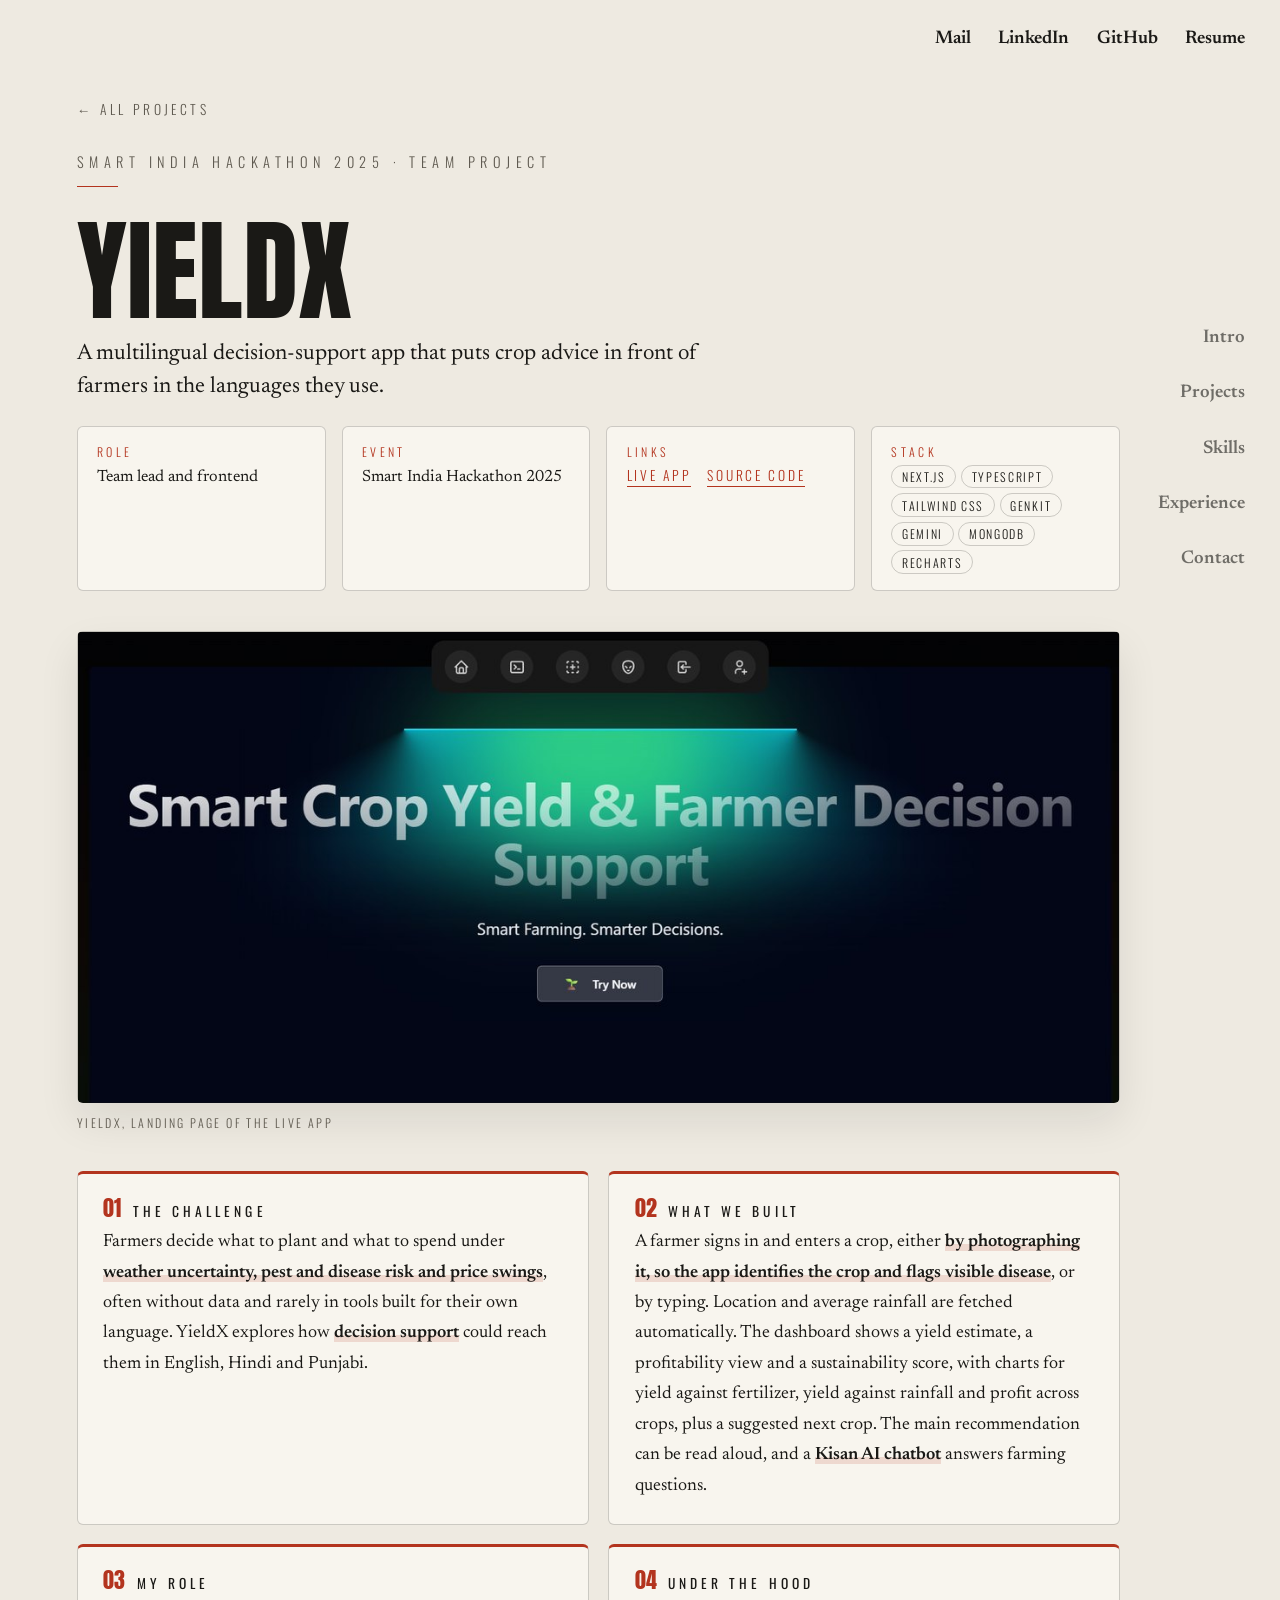
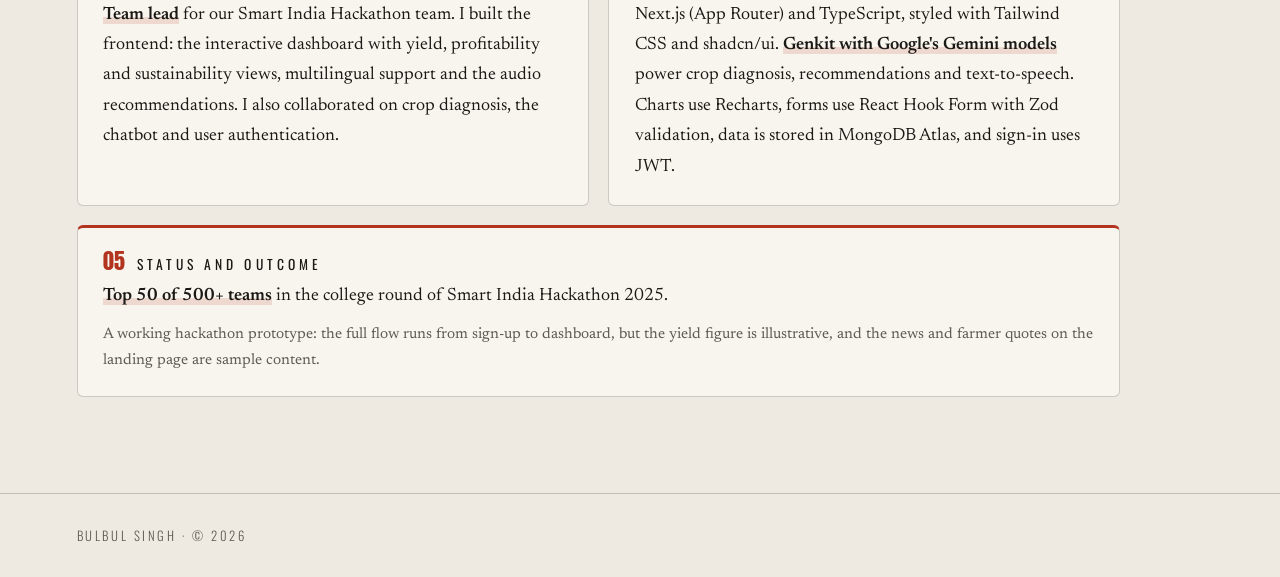
<file: projects/yieldx/index.html>
<!doctype html><html lang="en"><head><meta charset="utf-8"><meta name="viewport" content="width=device-width, initial-scale=1, viewport-fit=cover"><title>YieldX · Bulbul Singh</title>
<meta name="description" content="YieldX is a multilingual crop decision-support app built for Smart India Hackathon 2025, with Next.js, Genkit and MongoDB."><link rel="canonical" href="https://bulbulsingh.vercel.app/projects/yieldx/"><meta name="theme-color" content="#14130F"><link rel="icon" href="/favicon.svg" type="image/svg+xml">
<meta property="og:type" content="website"><meta property="og:title" content="YieldX · Bulbul Singh"><meta property="og:description" content="YieldX is a multilingual crop decision-support app built for Smart India Hackathon 2025, with Next.js, Genkit and MongoDB."><meta property="og:url" content="https://bulbulsingh.vercel.app/projects/yieldx/"><meta property="og:image" content="https://bulbulsingh.vercel.app/og-image.png"><meta name="twitter:card" content="summary_large_image">
<link rel="preconnect" href="https://fonts.googleapis.com"><link rel="preconnect" href="https://fonts.gstatic.com" crossorigin><link href="https://fonts.googleapis.com/css2?family=Anton&family=Oswald:wght@300;400&family=Newsreader:ital,opsz,wght@0,6..72,400;0,6..72,600;1,6..72,400&display=swap" rel="stylesheet"><link rel="stylesheet" href="/styles.css"></head>
<body><div class="top"><a href="mailto:bulbul.shailar.0209@gmail.com">Mail</a><a href="https://www.linkedin.com/in/bulbulsingh0209/" target="_blank" rel="noopener">LinkedIn</a><a href="https://github.com/bulbul-18" target="_blank" rel="noopener">GitHub</a><a href="/Bulbul_Singh_Resume.pdf" target="_blank" rel="noopener">Resume</a></div><nav class="side" aria-label="Sections"><a href="/#intro">Intro</a><a href="/#projects">Projects</a><a href="/#skills">Skills</a><a href="/#record">Experience</a><a href="/#contact">Contact</a></nav><main><section class="s detail" id="detail-yieldx" data-v="c"><div class="w"><a class="crumb" href="/#projects">← All projects</a><p class="lab">Smart India Hackathon 2025 · Team project</p><h1 class="dh1">YieldX</h1><p class="lead">A multilingual decision-support app that puts crop advice in front of farmers in the languages they use.</p>
<div class="dlayout"><aside class="meta"><dl><div><dt>Role</dt><dd>Team lead and frontend</dd></div><div><dt>Event</dt><dd>Smart India Hackathon 2025</dd></div><div><dt>Links</dt><dd class=links><a href="https://yieldxforfarmers.vercel.app/en" target="_blank" rel="noopener">Live app</a><a href="https://github.com/bulbul-18/YieldX-SIH-2025" target="_blank" rel="noopener">Source code</a></dd></div><div><dt>Stack</dt><dd class=chips><span>Next.js</span><span>TypeScript</span><span>Tailwind CSS</span><span>Genkit</span><span>Gemini</span><span>MongoDB</span><span>Recharts</span></dd></div></dl></aside><div class="dmain"><div class="shot" style="--img:var(--shot2);aspect-ratio:1200/543" role="img" aria-label="YieldX landing page"></div><p class="cap">YieldX, landing page of the live app</p><ol class="secs"><li><span class="lbl"><span class="num">01</span><h4>The challenge</h4></span><div><p>Farmers decide what to plant and what to spend under <b class="hl">weather uncertainty, pest and disease risk and price swings</b>, often without data and rarely in tools built for their own language. YieldX explores how <b class="hl">decision support</b> could reach them in English, Hindi and Punjabi.</p></div></li><li><span class="lbl"><span class="num">02</span><h4>What we built</h4></span><div><p>A farmer signs in and enters a crop, either <b class="hl">by photographing it, so the app identifies the crop and flags visible disease</b>, or by typing. Location and average rainfall are fetched automatically. The dashboard shows a yield estimate, a profitability view and a sustainability score, with charts for yield against fertilizer, yield against rainfall and profit across crops, plus a suggested next crop. The main recommendation can be read aloud, and a <b class="hl">Kisan AI chatbot</b> answers farming questions.</p></div></li><li><span class="lbl"><span class="num">03</span><h4>My role</h4></span><div><p><b class="hl">Team lead</b> for our Smart India Hackathon team. I built the frontend: the interactive dashboard with yield, profitability and sustainability views, multilingual support and the audio recommendations. I also collaborated on crop diagnosis, the chatbot and user authentication.</p></div></li><li><span class="lbl"><span class="num">04</span><h4>Under the hood</h4></span><div><p>Next.js (App Router) and TypeScript, styled with Tailwind CSS and shadcn/ui. <b class="hl">Genkit with Google's Gemini models</b> power crop diagnosis, recommendations and text-to-speech. Charts use Recharts, forms use React Hook Form with Zod validation, data is stored in MongoDB Atlas, and sign-in uses JWT.</p></div></li><li><span class="lbl"><span class="num">05</span><h4>Status and outcome</h4></span><div><p><b class="hl">Top 50 of 500+ teams</b> in the college round of Smart India Hackathon 2025.</p><p class="m">A working hackathon prototype: the full flow runs from sign-up to dashboard, but the yield figure is illustrative, and the news and farmer quotes on the landing page are sample content.</p></div></li></ol></div></div></div></section></main><footer class="pf"><a href="/">Bulbul Singh</a> · © 2026</footer><script src="/app.js" defer></script></body></html>
</file>
<file: styles.css>
:root{--paper:#EEEAE1;--card:#F8F5EE;--ink:#1A1916;--mute:#5F5A50;--line:#1A191633;--acc:#B3341E;--dark:#14130F;--px:clamp(1.25rem,6vw,6rem);--shot:url(/assets/loopback.jpg);--shot2:url(/assets/yieldx.jpg);--shot3:url(/assets/gka.jpg);--serif:Newsreader,Georgia,serif;--cond:Anton,Impact,"Arial Narrow",sans-serif;--lab:Oswald,"Arial Narrow",sans-serif}
*{box-sizing:border-box}html{scroll-behavior:smooth}
body{margin:0;background:var(--paper);color:var(--ink);font:400 1.15rem/1.65 var(--serif);overflow-x:clip}
a{color:inherit;text-decoration:none}a:focus-visible{outline:2px solid var(--acc);outline-offset:4px}
[hidden]{display:none!important}
/* fixed navigation */
.top,.side{position:fixed;z-index:20;color:var(--ink);font-weight:600}.top a,.side a{transition:color .25s,opacity .25s}body.dk-t .top,body.dk-n .side{color:#fff}
.top{top:calc(1.5rem + env(safe-area-inset-top,0px));right:2.2rem;display:flex;gap:1.7rem}
.side{right:2.2rem;top:50%;transform:translateY(-50%);display:flex;flex-direction:column;gap:1.4rem;text-align:right}
.side a{opacity:.6;border-bottom:1px solid transparent;padding-bottom:.1rem;transition:opacity .2s}.side a:hover,.side a.on{opacity:1}.side a.on{border-color:currentColor}
.top a:hover,.side a:hover{color:var(--acc)}body.dk-t .top a:hover,body.dk-n .side a:hover{color:#F0856B}
.h2,.cb h3{transition:color .25s}.h2:hover,a.card:hover .cb h3{color:var(--acc)}
/* hero */
.hero{position:relative;min-height:100vh;display:flex;flex-direction:column;justify-content:flex-end;padding:0 var(--px) 3.5rem;background:radial-gradient(ellipse 45% 70% at 66% 42%,#4a453e,var(--dark) 70%);color:#fff;overflow:hidden}
.hero img{position:absolute;bottom:0;right:clamp(7rem,16vw,16rem);height:min(92vh,60vw);width:auto;display:block}
.hero h1{position:relative;font:400 clamp(4.2rem,14vw,12.5rem)/.88 var(--cond);text-transform:uppercase;margin:0 0 1.6rem}
.role{position:relative;font:300 clamp(.75rem,1.1vw,.95rem)/1.9 var(--lab);letter-spacing:.3em;text-transform:uppercase;color:#F0856B;margin:0 0 1.1rem;max-width:34rem}
.tag{position:relative;font-size:clamp(1.2rem,1.8vw,1.55rem);line-height:1.4;max-width:26rem;margin:0}
/* sections */
.s{padding:6rem var(--px);padding-right:max(var(--px),10rem)}.w{max-width:72rem;margin:0 auto}
.lab{font:300 .9rem var(--lab);letter-spacing:.38em;text-transform:uppercase;color:var(--mute);margin:0 0 2rem}.lab::after{content:"";display:block;width:2.6rem;height:1px;background:var(--acc);margin-top:.9rem}
.h2{font:400 clamp(2.6rem,7vw,5.2rem)/.95 var(--cond);text-transform:uppercase;margin:0 0 1rem}.sub{color:var(--mute);margin:0 0 2.8rem;max-width:36rem}
/* about */
.about{display:grid;grid-template-columns:5fr 6fr;gap:clamp(2rem,4vw,4rem);align-items:stretch}
.about figure{margin:0;position:relative;min-height:30rem}.about figure img{position:absolute;inset:0;width:100%;height:100%;object-fit:cover;object-position:50% 18%;border-radius:3px;display:block}
.about .t p{margin:0 0 1.2rem}.about .t p:first-child{font-size:clamp(1.3rem,1.9vw,1.65rem);line-height:1.4}.about .t p+p{color:#38342d;font-size:1.05rem;line-height:1.6}.about .t p:last-child{margin-bottom:0}
.facts{display:grid;grid-template-columns:repeat(4,1fr);margin-top:4rem;border-top:1px solid var(--line)}
.facts div{padding:1.5rem 1.4rem 0 0}.facts b{display:block;font:400 clamp(1.7rem,2.8vw,2.5rem)/1 var(--cond);text-transform:uppercase;color:var(--acc);margin-bottom:.6rem}.facts span{display:block;font-size:1rem;line-height:1.45;color:var(--mute)}
/* project cards */
.cards{display:grid;grid-template-columns:repeat(3,1fr);gap:1.6rem}
.card{display:flex;flex-direction:column;background:var(--card);border:1px solid var(--line);border-radius:6px;overflow:hidden;transition:transform .3s,box-shadow .3s,border-color .3s}
a.card:hover{transform:translateY(-6px);box-shadow:0 22px 40px #1a19161c;border-color:var(--acc)}
.thumb{aspect-ratio:16/10;background:var(--img,var(--shot)) center top/cover no-repeat;border-bottom:1px solid var(--line)}
.cb{display:flex;flex-direction:column;flex:1;padding:1.3rem 1.5rem 1.5rem}.cb small{font:300 .78rem var(--lab);letter-spacing:.28em;text-transform:uppercase;color:var(--acc)}
.cb h3{font:400 2rem/1.05 var(--cond);text-transform:uppercase;margin:.5rem 0 .6rem}.cb p{margin:0 0 1rem;color:var(--mute);font-size:1.05rem;line-height:1.5}
.chips{display:flex;gap:.4rem;flex-wrap:wrap;margin:0 0 1.3rem}.chips span{font:300 .75rem var(--lab);letter-spacing:.14em;text-transform:uppercase;border:1px solid var(--line);padding:.15rem .6rem;border-radius:99px}
.more{margin-top:auto;font:400 .85rem var(--lab);letter-spacing:.2em;text-transform:uppercase;color:var(--acc)}
.ghost{border:1px dashed var(--line);background:none;min-height:18rem;align-items:center;justify-content:center;text-align:center;color:var(--mute);padding:1rem}
/* project detail */
.crumb{display:inline-block;margin-bottom:2rem;font:300 .85rem var(--lab);letter-spacing:.25em;text-transform:uppercase;color:var(--mute)}.crumb:hover{color:var(--acc)}
.dh1{font:400 clamp(3.2rem,9vw,7rem)/.92 var(--cond);text-transform:uppercase;margin:0 0 1rem}.lead{font-size:1.4rem;line-height:1.45;max-width:40rem;margin:0 0 1.4rem}
.links a{font:300 .85rem var(--lab);letter-spacing:.2em;text-transform:uppercase;color:var(--acc);border-bottom:1px solid currentColor;margin-right:1.5rem;padding-bottom:.1rem}
.shot{aspect-ratio:1200/669;background:var(--img,var(--shot)) center/cover no-repeat;border:1px solid var(--line);border-radius:6px;box-shadow:0 18px 40px #1a191617;margin:2rem 0 .7rem;max-width:56rem}.cap{font:300 .75rem var(--lab);letter-spacing:.2em;text-transform:uppercase;color:var(--mute);margin:0 0 2.5rem}
.cols{display:grid;grid-template-columns:1fr 1fr;gap:2rem 3rem;max-width:56rem}.cols h4{margin:0 0 .4rem;font:400 .8rem var(--lab);letter-spacing:.3em;text-transform:uppercase;color:var(--acc)}.cols p{margin:0;font-size:1.05rem;line-height:1.6}.cols .m{color:var(--mute);font-size:.95rem;margin-top:.6rem}
.rules{display:grid;grid-template-columns:repeat(3,1fr);gap:1rem;margin:2.5rem 0 1.5rem;max-width:56rem}.rules div{border:1px solid var(--line);border-radius:6px;padding:1rem 1.2rem;background:var(--card)}.rules b{display:block;font:400 1.5rem/1 var(--cond);text-transform:uppercase;margin-bottom:.4rem}.rules span{color:var(--mute);font-size:.95rem}
.note{color:var(--mute);font-size:.95rem;margin:0}
/* responsive */
@media(max-width:1200px){.cards{grid-template-columns:1fr 1fr}}
@media(max-width:860px){.top{right:1rem;gap:1rem;font-size:1rem}.top a:nth-child(2),.top a:nth-child(3){display:none}.side{display:none}
.hero{min-height:100svh}.hero img{right:50%;transform:translateX(50%);height:68vh;opacity:.92}.hero::after{content:"";position:absolute;inset:0;background:linear-gradient(0deg,#14130Fee 28%,#14130F00 62%)}.hero h1,.hero .role,.hero .tag{z-index:1}
.s{padding:4rem var(--px)}.about{grid-template-columns:1fr}.about figure{min-height:0;aspect-ratio:4/5;max-width:24rem}
.facts{grid-template-columns:repeat(2,minmax(0,1fr));gap:0 1rem}.facts div{padding-bottom:1.2rem;min-width:0}.facts b{font-size:1.25rem;overflow-wrap:break-word}.cards{grid-template-columns:1fr}.ghost{min-height:6rem}.cols,.rules{grid-template-columns:1fr}}
@media(prefers-reduced-motion:reduce){html{scroll-behavior:auto}*{transition:none!important}}

.hl{font-weight:600;background:linear-gradient(transparent 62%,#B3341E26 62%)}
.meta dl{margin:0}.meta dl>div{padding:.9rem 0;border-top:1px solid var(--line)}.meta dt{font:300 .75rem var(--lab);letter-spacing:.28em;text-transform:uppercase;color:var(--acc);margin-bottom:.3rem}.meta dd{margin:0;font-size:1.02rem;line-height:1.5}.meta .chips{margin:0;gap:.3rem}.meta .links a{display:inline-block;margin:0 1rem .2rem 0}
.secs{list-style:none;margin:0;padding:0}.secs .num{font:400 2.2rem/1 var(--cond);color:var(--acc)}.secs h4{margin:0 0 .5rem;font:400 .85rem var(--lab);letter-spacing:.3em;text-transform:uppercase}.secs p{margin:0;font-size:1.12rem;line-height:1.7}.secs .m{color:var(--mute);font-size:.95rem;margin-top:.7rem}
.dlayout{display:grid;gap:2.5rem}.dmain .shot{max-width:none;margin-top:0}
/* C: at-a-glance tiles and cards */
[data-v=c] .meta dl{display:grid;grid-template-columns:repeat(auto-fit,minmax(11rem,1fr));gap:1rem}[data-v=c] .meta dl>div{background:var(--card);border:1px solid var(--line);border-radius:6px;padding:1rem 1.2rem}
[data-v=c] .secs{display:grid;grid-template-columns:1fr 1fr;gap:1.2rem}[data-v=c] .secs li{background:var(--card);border:1px solid var(--line);border-top:3px solid var(--acc);border-radius:6px;padding:1.4rem 1.6rem}[data-v=c] .secs li:last-child{grid-column:1/-1}[data-v=c] .secs .num{font-size:1.4rem;margin-right:.7rem}[data-v=c] .secs .lbl{display:flex;align-items:baseline;margin-bottom:.4rem}[data-v=c] .secs h4{margin:0}
.secs .lbl{display:contents}
@media(max-width:860px){[data-v=c] .secs{grid-template-columns:1fr}}
.exp{list-style:none;margin:0;padding:0;max-width:56rem}.exp li{position:relative;padding:0 0 2.6rem 2.2rem;border-left:1px solid var(--line);margin-left:.4rem}.exp li:last-child{padding-bottom:0}
.exp li::before{content:"";position:absolute;left:-6px;top:.6rem;width:11px;height:11px;border-radius:50%;background:var(--acc)}
.exp li.next{border-left-style:dashed}.exp li.next::before{background:var(--paper);border:2px solid var(--acc);left:-7px;width:13px;height:13px}
.exp h3{font:400 clamp(1.7rem,3vw,2.4rem)/1.05 var(--cond);text-transform:uppercase;margin:0}.exp .rl{font:300 .8rem var(--lab);letter-spacing:.25em;text-transform:uppercase;color:var(--acc);margin:.5rem 0 .7rem}
.exp p{margin:0;color:#38342d;font-size:1.08rem;line-height:1.6;max-width:44rem}.exp li.next h3,.exp li.next p{color:var(--mute)}.soon{opacity:.35!important;pointer-events:none}
.sk-h{font:400 1.7rem/1 var(--cond);text-transform:uppercase;margin:2.8rem 0 1rem}.sk-h:first-of-type{margin-top:0}
.sk-rows{margin:0;max-width:62rem;border-top:1px solid var(--line)}.sk-row{display:grid;grid-template-columns:12rem 1fr;gap:.6rem 2rem;padding:1.2rem 0;border-bottom:1px solid var(--line);align-items:baseline}
.sk-row dt{font:300 .8rem var(--lab);letter-spacing:.28em;text-transform:uppercase;color:var(--acc)}.sk-row dd{margin:0;display:flex;flex-wrap:wrap;gap:.5rem}
.sk-row a,.sk-row span{font-size:1.05rem;line-height:1.4;border:1px solid var(--line);border-radius:99px;padding:.2rem .95rem;background:var(--card);transition:color .2s,border-color .2s}
.sk-row a:hover{color:var(--acc);border-color:var(--acc)}.fnd span{background:none;border-style:dashed;color:#38342d}.fnd .pri{border-style:solid;border-color:var(--acc);color:var(--acc)}
@media(max-width:700px){.sk-row{grid-template-columns:1fr}}
.edu{margin:0;max-width:62rem;border-top:1px solid var(--line)}.edu .er{display:grid;grid-template-columns:12rem 1fr;gap:.4rem 2rem;padding:1.2rem 0;border-bottom:1px solid var(--line);align-items:baseline}
.edu dt{font:300 .8rem var(--lab);letter-spacing:.28em;text-transform:uppercase;color:var(--acc)}.edu dd{margin:0}.edu dd b{font:400 1.5rem/1.15 var(--cond);text-transform:uppercase;display:block;margin-bottom:.2rem}.edu dd span{color:var(--mute);font-size:1.02rem}
@media(max-width:700px){.edu .er{grid-template-columns:1fr}}
.ct{background:var(--dark);color:#fff;min-height:92vh;display:flex;align-items:center}.ct .w{width:100%}.ct .lab{color:#ffffff99}
.ct h2{font:400 clamp(3.5rem,13vw,11rem)/.9 var(--cond);text-transform:uppercase;margin:0 0 1.6rem}.ct .cl{font-size:clamp(1.15rem,1.8vw,1.4rem);color:#ffffffcc;max-width:34rem;margin:0 0 2.2rem}
.ct .mail{display:inline-block;font-size:clamp(1.3rem,3.6vw,2.8rem);text-decoration:underline;text-decoration-color:var(--acc);text-underline-offset:.3em;text-decoration-thickness:2px;word-break:break-all;transition:color .25s}.ct .mail:hover{color:#F0856B}
.ct .ln{display:flex;gap:.8rem 2rem;flex-wrap:wrap;margin-top:2.6rem;font:300 .95rem var(--lab);letter-spacing:.25em;text-transform:uppercase}.ct .ln a{border-bottom:1px solid #ffffff44;padding-bottom:.2rem;transition:color .25s,border-color .25s}.ct .ln a:hover{color:#F0856B;border-color:#F0856B}
.ct small{display:block;margin-top:4rem;color:#ffffff77;font:300 .75rem var(--lab);letter-spacing:.2em;text-transform:uppercase}
#resume-modal{position:fixed;inset:0;z-index:100;background:rgba(20,19,15,.92);display:flex;justify-content:center;overflow-y:auto;padding:1.5rem 1rem}.rm-panel{width:100%;max-width:56rem}
.rm-bar{position:sticky;top:0;z-index:1;display:flex;justify-content:space-between;align-items:center;gap:1rem;background:var(--dark);color:#fff;padding:.8rem 1rem;border-radius:6px 6px 0 0;font:300 .8rem var(--lab);letter-spacing:.2em;text-transform:uppercase}
.rm-bar button{font:inherit;letter-spacing:.15em;text-transform:uppercase;color:#fff;background:none;border:1px solid #ffffff55;border-radius:99px;padding:.4rem 1rem;cursor:pointer;margin-left:.5rem;transition:color .2s,border-color .2s}.rm-bar button:hover{color:#F0856B;border-color:#F0856B}.rm-bar button:focus-visible{outline:2px solid #F0856B;outline-offset:3px}
.rm-pages img{display:block;width:100%;height:auto;background:#fff;margin-bottom:1rem}.rm-pages img:last-child{margin-bottom:0}
@media(max-width:700px){#resume-modal{padding:0}.rm-bar span{display:none}.rm-bar{justify-content:flex-end;border-radius:0}}
.bc{max-width:54rem;font-size:clamp(1.25rem,1.9vw,1.6rem);line-height:1.5;margin:0}.bc b{font-weight:600;background:linear-gradient(transparent 62%,#B3341E26 62%)}
.gl-h{font:300 .85rem var(--lab);letter-spacing:.38em;text-transform:uppercase;color:var(--mute);margin:4rem 0 1.4rem}.gl-h::after{content:"";display:block;width:2.6rem;height:1px;background:var(--acc);margin-top:.9rem}
.gl{display:grid;grid-template-columns:repeat(3,1fr);gap:1rem;max-width:62rem}.gl figure{margin:0}.gl .ph{aspect-ratio:4/3;background:var(--p);border-radius:4px;display:flex;align-items:flex-end;justify-content:space-between;padding:.8rem 1rem;color:#fff}
.gl .ph span{font:300 .72rem var(--lab);letter-spacing:.25em;text-transform:uppercase;opacity:.75}.gl figcaption{font:300 .75rem var(--lab);letter-spacing:.2em;text-transform:uppercase;color:var(--mute);margin-top:.6rem}
@media(max-width:700px){.gl{grid-template-columns:1fr 1fr}}
.gl{grid-auto-rows:15rem;gap:.9rem}.gp{position:relative;border:0;padding:0;margin:0;cursor:zoom-in;overflow:hidden;border-radius:4px;background:#14130F;display:block;width:100%}
.gp img{width:100%;height:100%;object-fit:cover;display:block;transition:transform .5s}.gp:hover img{transform:scale(1.04)}.gp:focus-visible{outline:2px solid var(--acc);outline-offset:3px}
.gp .cp{position:absolute;left:0;right:0;bottom:0;padding:1.8rem .9rem .7rem;background:linear-gradient(transparent,rgba(20,19,15,.8));color:#fff;font:300 .72rem var(--lab);letter-spacing:.2em;text-transform:uppercase;text-align:left}.gp.big{grid-column:span 2;grid-row:span 2}
#lb{position:fixed;inset:0;z-index:110;background:rgba(20,19,15,.94);display:flex;align-items:center;justify-content:center;padding:3rem 4rem}#lb figure{margin:0;max-width:100%;max-height:100%;display:flex;flex-direction:column;align-items:center;gap:.8rem}
#lb img{max-width:100%;max-height:calc(100vh - 9rem);object-fit:contain;border-radius:3px}#lb figcaption{color:#fff;font:300 .8rem var(--lab);letter-spacing:.25em;text-transform:uppercase}
#lb button{position:absolute;background:none;border:1px solid #ffffff55;color:#fff;border-radius:99px;cursor:pointer;font:300 1.1rem var(--lab);line-height:1;padding:.55rem .9rem;transition:color .2s,border-color .2s}#lb button:hover{color:#F0856B;border-color:#F0856B}#lb button:focus-visible{outline:2px solid #F0856B;outline-offset:3px}
#lb .lb-x{top:1rem;right:1rem}#lb .lb-p{left:1rem;top:50%;transform:translateY(-50%)}#lb .lb-n{right:1rem;top:50%;transform:translateY(-50%)}
@media(max-width:700px){.gl{grid-auto-rows:10rem}.gp:last-child{grid-column:span 2}#lb{padding:3.5rem .5rem 2.5rem}#lb .lb-p,#lb .lb-n{top:auto;bottom:.8rem;transform:none}}

.pf{padding:2rem var(--px);color:var(--mute);font:300 .8rem var(--lab);letter-spacing:.2em;text-transform:uppercase;border-top:1px solid var(--line)}.pf a:hover{color:var(--acc)}
</file>
